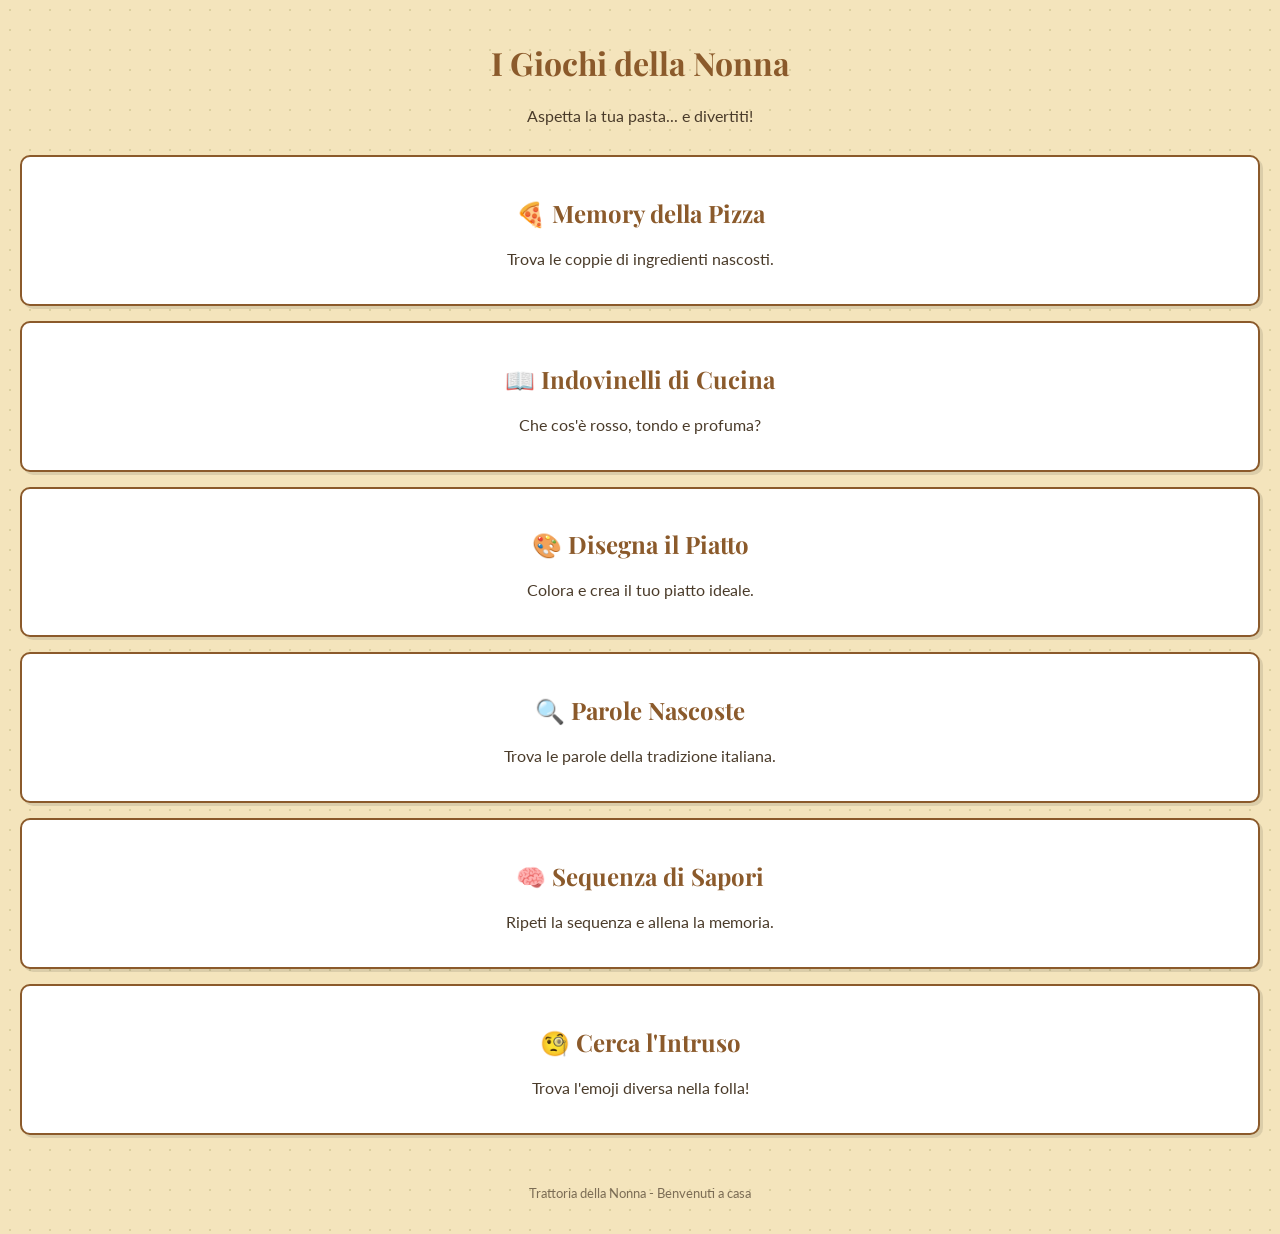
<file: index.html>
<!DOCTYPE html>
<html lang="it">
<head>
    <meta charset="UTF-8">
    <meta name="viewport" content="width=device-width, initial-scale=1.0">
    <title>I Giochi della Nonna</title>
    <link rel="stylesheet" href="style.css">
</head>
<body>

    <!-- LOADER -->
    <div id="page-loader" class="loader-overlay">
        <div class="loader-emoji">🍝</div>
        <p class="loader-text">La Nonna sta preparando...</p>
    </div>
    <script>
        window.addEventListener('load', () => {
            setTimeout(() => document.getElementById('page-loader').classList.add('hidden'), 900);
        });
    </script>

    <div style="margin-bottom: 30px;">
        <h1>I Giochi della Nonna</h1>
        <p>Aspetta la tua pasta... e divertiti!</p>
    </div>

    <div class="game-list">
        <a href="memory.html" style="text-decoration: none; color: inherit;">
            <div class="game-card">
                <h2>🍕 Memory della Pizza</h2>
                <p>Trova le coppie di ingredienti nascosti.</p>
            </div>
        </a>
        
        <a href="quiz.html" style="text-decoration: none; color: inherit;">
            <div class="game-card">
                <h2>📖 Indovinelli di Cucina</h2>
                <p>Che cos'è rosso, tondo e profuma?</p>
            </div>
        </a>
        
        <a href="draw.html" style="text-decoration: none; color: inherit;">
            <div class="game-card">
                <h2>🎨 Disegna il Piatto</h2>
                <p>Colora e crea il tuo piatto ideale.</p>
            </div>
        </a>

        <a href="parole.html" style="text-decoration: none; color: inherit;">
            <div class="game-card">
                <h2>🔍 Parole Nascoste</h2>
                <p>Trova le parole della tradizione italiana.</p>
            </div>
        </a>

        <a href="simon.html" style="text-decoration: none; color: inherit;">
            <div class="game-card">
                <h2>🧠 Sequenza di Sapori</h2>
                <p>Ripeti la sequenza e allena la memoria.</p>
            </div>
        </a>

        <a href="intruso.html" style="text-decoration: none; color: inherit;">
            <div class="game-card">
                <h2>🧐 Cerca l'Intruso</h2>
                <p>Trova l'emoji diversa nella folla!</p>
            </div>
        </a>
    </div>

    <footer style="margin-top: 50px; font-size: 0.8rem; opacity: 0.7;">
        <p>Trattoria della Nonna - Benvenuti a casa</p>
    </footer>

</body>
</html>
</file>
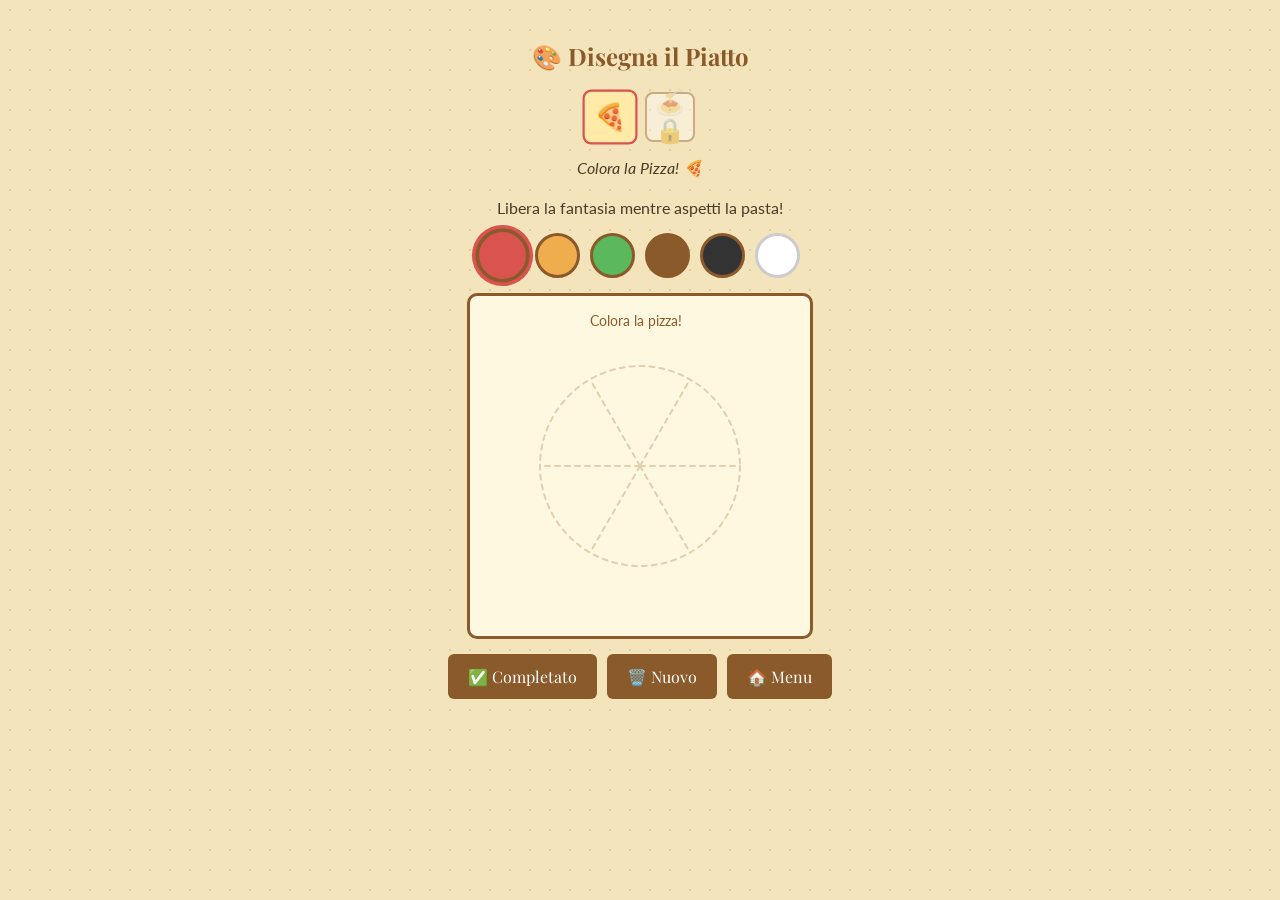
<file: draw.html>
<!DOCTYPE html>
<html lang="it">
<head>
    <meta charset="UTF-8">
    <meta name="viewport" content="width=device-width, initial-scale=1.0, maximum-scale=1.0, user-scalable=no">
    <title>Disegna il Piatto</title>
    <link rel="stylesheet" href="style.css">
    <style>
        #drawCanvas {
            border: 3px solid var(--wood-color);
            background-color: #fff8e1;
            border-radius: 10px;
            display: block;
            margin: 10px auto;
            max-width: 100%;
            touch-action: none;
            cursor: crosshair;
        }
        .draw-controls {
            display: flex;
            flex-wrap: wrap;
            justify-content: center;
            gap: 10px;
            margin: 15px 0;
        }
        .color-btn {
            width: 45px; height: 45px;
            border-radius: 50%;
            border: 3px solid var(--wood-color);
            cursor: pointer;
            transition: transform 0.2s;
        }
        .color-btn.active {
            transform: scale(1.2);
            box-shadow: 0 0 0 3px var(--accent-color);
        }
        .tool-btn {
            padding: 12px 20px;
            font-family: 'Playfair Display', serif;
            background: var(--wood-color);
            color: white;
            border: none;
            border-radius: 6px;
            cursor: pointer;
            font-size: 1rem;
        }
        .tool-btn:active { background: #6b4423; }
        
        /* Template selector styles */
        .template-selector {
            display: flex;
            justify-content: center;
            gap: 10px;
            margin: 15px 0;
            flex-wrap: wrap;
        }
        .template-btn {
            width: 50px; height: 50px;
            border: 2px solid var(--wood-color);
            border-radius: 8px;
            background: white;
            cursor: pointer;
            display: flex; align-items: center; justify-content: center;
            font-size: 1.5rem;
            transition: all 0.2s;
        }
        .template-btn.active {
            border-color: var(--accent-color);
            background: #ffeaa7;
            transform: scale(1.1);
        }
        .template-btn.locked {
            opacity: 0.4;
            cursor: not-allowed;
        }
    </style>
</head>
<body>

    <!-- LOADER -->
    <div id="page-loader" class="loader-overlay">
        <div class="loader-emoji">🎨</div>
        <p class="loader-text">La Nonna sta preparando...</p>
    </div>
    <script>
        window.addEventListener('load', () => {
            setTimeout(() => document.getElementById('page-loader').classList.add('hidden'), 900);
        });
    </script>

    <h2>🎨 Disegna il Piatto</h2>
    
    <!-- Template selector + status -->
    <div id="template-selector" class="template-selector"></div>
    <p id="status" style="font-style:italic; min-height:1.5em;"></p>
    
    <p style="margin-top:5px;">Libera la fantasia mentre aspetti la pasta!</p>

    <!-- Colori -->
    <div class="draw-controls">
        <button class="color-btn active" style="background:#d9534f" data-color="#d9534f"></button>
        <button class="color-btn" style="background:#f0ad4e" data-color="#f0ad4e"></button>
        <button class="color-btn" style="background:#5cb85c" data-color="#5cb85c"></button>
        <button class="color-btn" style="background:#8b5a2b" data-color="#8b5a2b"></button>
        <button class="color-btn" style="background:#333" data-color="#333"></button>
        <button class="color-btn" style="background:#fff; border-color:#ccc" data-color="#fff" title="Gomma"></button>
    </div>

    <!-- Canvas -->
    <canvas id="drawCanvas" width="340" height="340"></canvas>

    <!-- Pulsanti azione -->
    <div class="draw-controls">
        <button class="tool-btn" id="completeBtn">✅ Completato</button>
        <button class="tool-btn" id="clearBtn">🗑️ Nuovo</button>
        <button class="tool-btn" onclick="location.href='index.html'">🏠 Menu</button>
    </div>

    <script src="draw.js"></script>
</body>
</html>
</file>
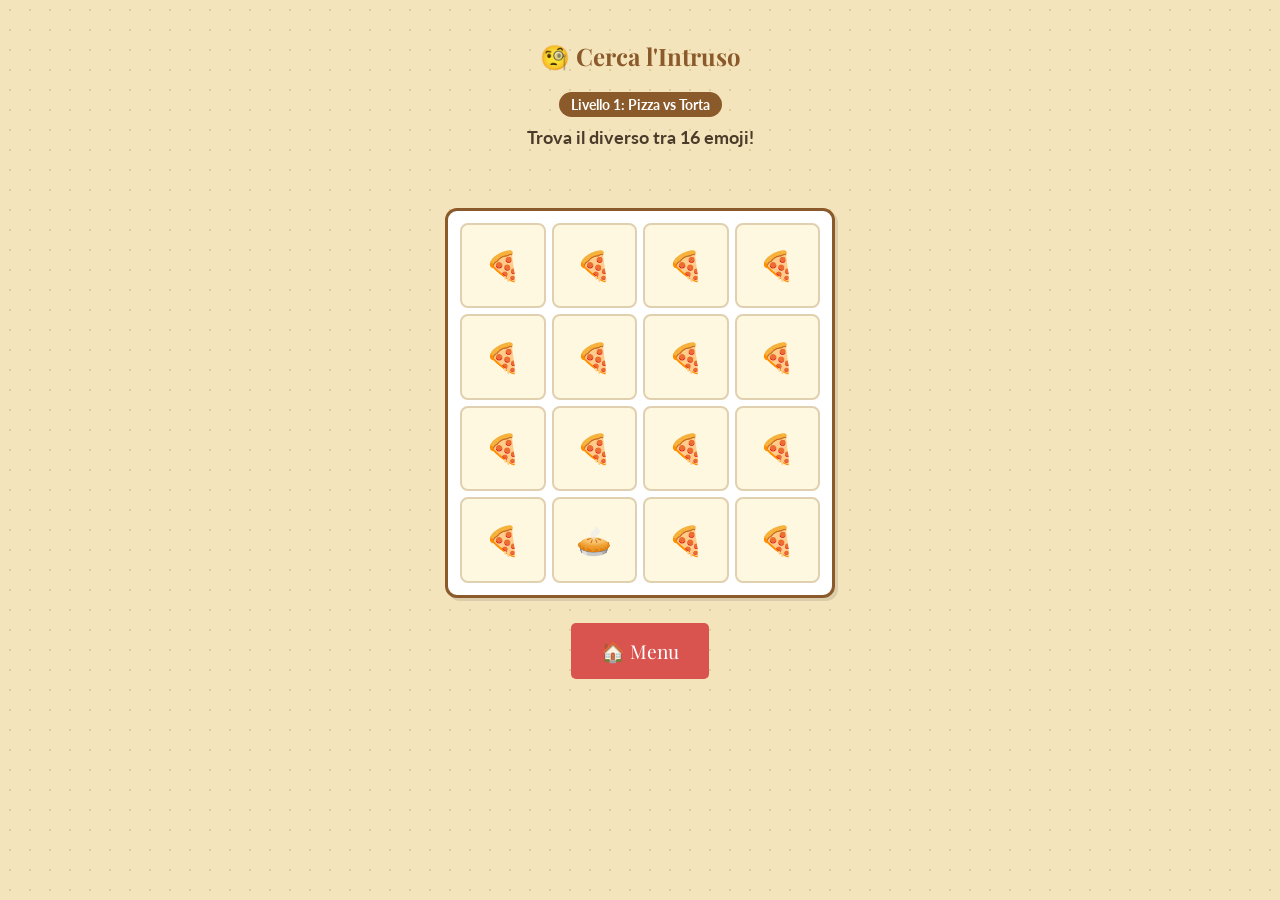
<file: intruso.html>
<!DOCTYPE html>
<html lang="it">
<head>
    <meta charset="UTF-8">
    <meta name="viewport" content="width=device-width, initial-scale=1.0">
    <title>Cerca l'Intruso</title>
    <link rel="stylesheet" href="style.css">
</head>
<body>
    <!-- LOADER -->
    <div id="page-loader" class="loader-overlay">
        <div class="loader-emoji">🧐</div>
        <p class="loader-text">La Nonna sta preparando...</p>
    </div>
    <script>
        window.addEventListener('load', () => {
            setTimeout(() => document.getElementById('page-loader').classList.add('hidden'), 900);
        });
    </script>

    <h2>🧐 Cerca l'Intruso</h2>
    
    <div class="level-ui">
        <span id="level-display" class="level-badge">Livello 1</span>
        <span id="timer-display" class="timer-display"></span>
    </div>
    
    <p id="instruction" style="font-size: 1.1rem; margin: 10px 0; font-weight: bold;">Trova l'emoji diversa!</p>
    <p id="status" style="font-style: italic; min-height: 1.5em;"></p>

    <!-- La griglia di gioco -->
    <div id="game-grid" class="intruso-grid"></div>

    <div class="action-buttons">
        <button class="btn-start" onclick="location.href='index.html'">🏠 Menu</button>
    </div>

    <script src="intruso.js"></script>
</body>
</html>
</file>
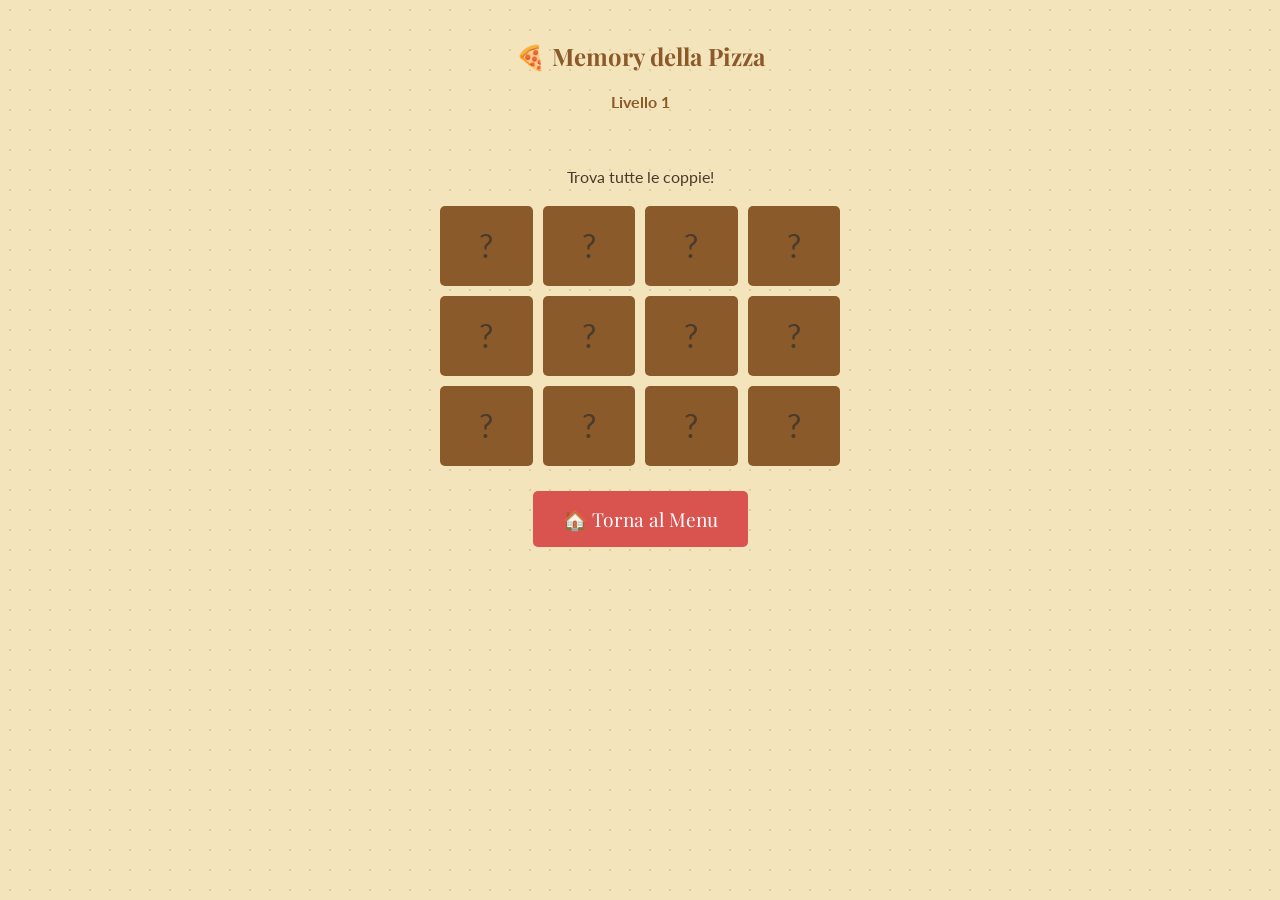
<file: memory.html>
<!DOCTYPE html>
<html lang="it">
<head>
    <meta charset="UTF-8">
    <meta name="viewport" content="width=device-width, initial-scale=1.0">
    <title>Memory della Pizza</title>
    <link rel="stylesheet" href="style.css">
</head>
<body>

    <!-- LOADER -->
    <div id="page-loader" class="loader-overlay">
        <div class="loader-emoji">🍕</div>
        <p class="loader-text">La Nonna sta preparando...</p>
    </div>
    <script>
        window.addEventListener('load', () => {
            setTimeout(() => {
                document.getElementById('page-loader').classList.add('hidden');
            }, 900);
        });
    </script>

    <h2>🍕 Memory della Pizza</h2>
    <!-- Dopo <h2>🍕 Memory della Pizza</h2> aggiungi: -->
<p id="level-display" style="font-weight:bold; color:var(--wood-color);">Livello 1</p>
<p id="status" style="font-style:italic; min-height:1.5em;"></p>

<!-- Dopo il canvas, prima dei pulsanti: -->
<button class="btn-start" id="next-btn" onclick="nextLevel()" style="display:none;">▶️ Prossimo Livello</button>
    <p>Trova tutte le coppie!</p>
    
    <div class="memory-grid" id="game-board"></div>

    <button class="btn-start" onclick="location.href='index.html'">🏠 Torna al Menu</button>

    <script src="games.js"></script>
</body>
</html>
</file>
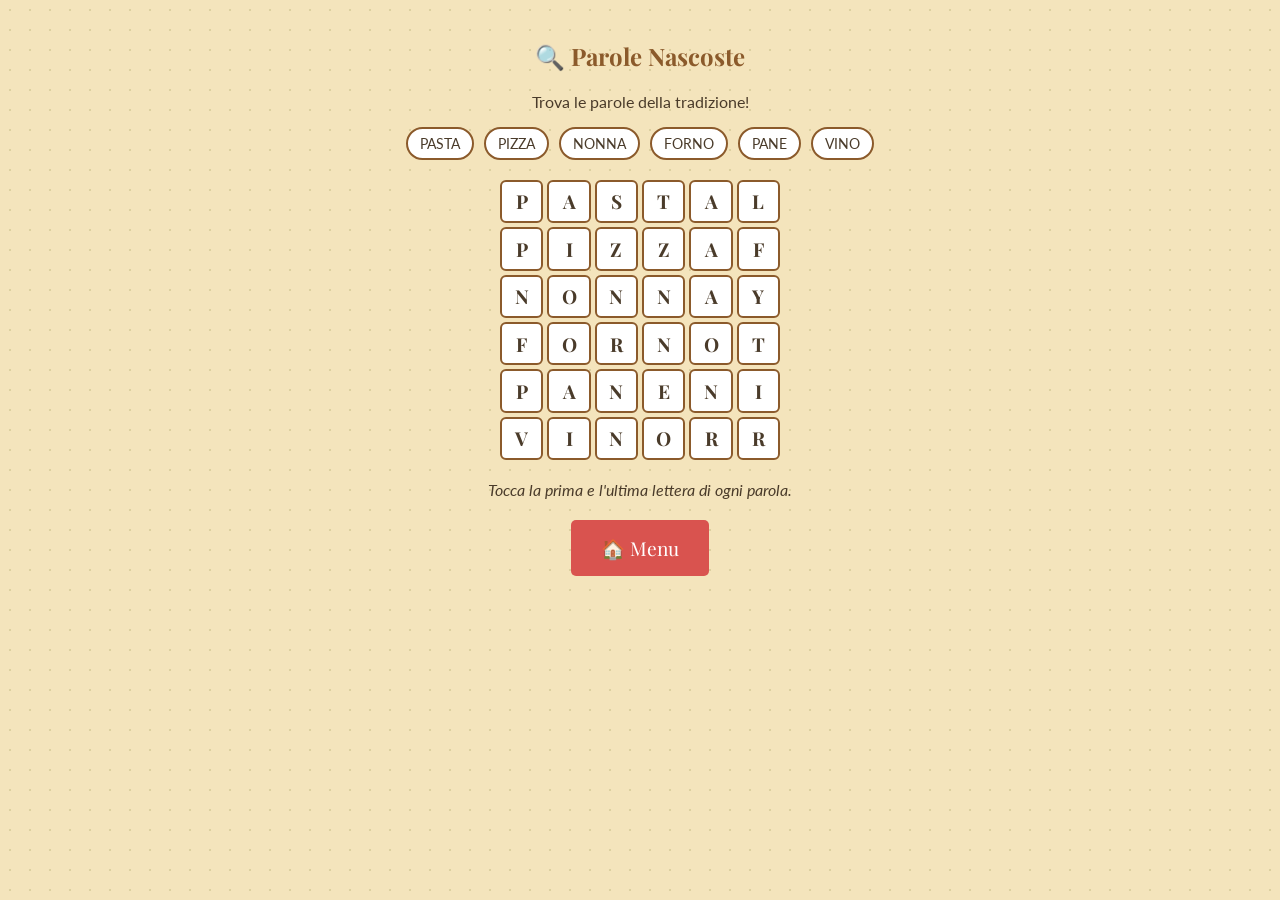
<file: parole.html>
<!DOCTYPE html>
<html lang="it">
<head>
    <meta charset="UTF-8">
    <meta name="viewport" content="width=device-width, initial-scale=1.0">
    <title>Parole Nascoste</title>
    <link rel="stylesheet" href="style.css">
</head>
<body>
    <div id="page-loader" class="loader-overlay"><div class="loader-emoji"></div><p class="loader-text">La Nonna sta preparando...</p></div>
    <script>window.addEventListener('load', () => setTimeout(() => document.getElementById('page-loader').classList.add('hidden'), 900));</script>

    <h2>🔍 Parole Nascoste</h2>
    <p>Trova le parole della tradizione!</p>
    
    <div class="word-list" id="wordList"></div>
    <div class="word-grid" id="grid"></div>
    <p id="status" style="font-style: italic; margin-top: 15px;">Tocca la prima e l'ultima lettera di ogni parola.</p>

    <button class="btn-start" onclick="location.href='index.html'">🏠 Menu</button>
    <script src="parole.js"></script>
</body>
</html>
</file>
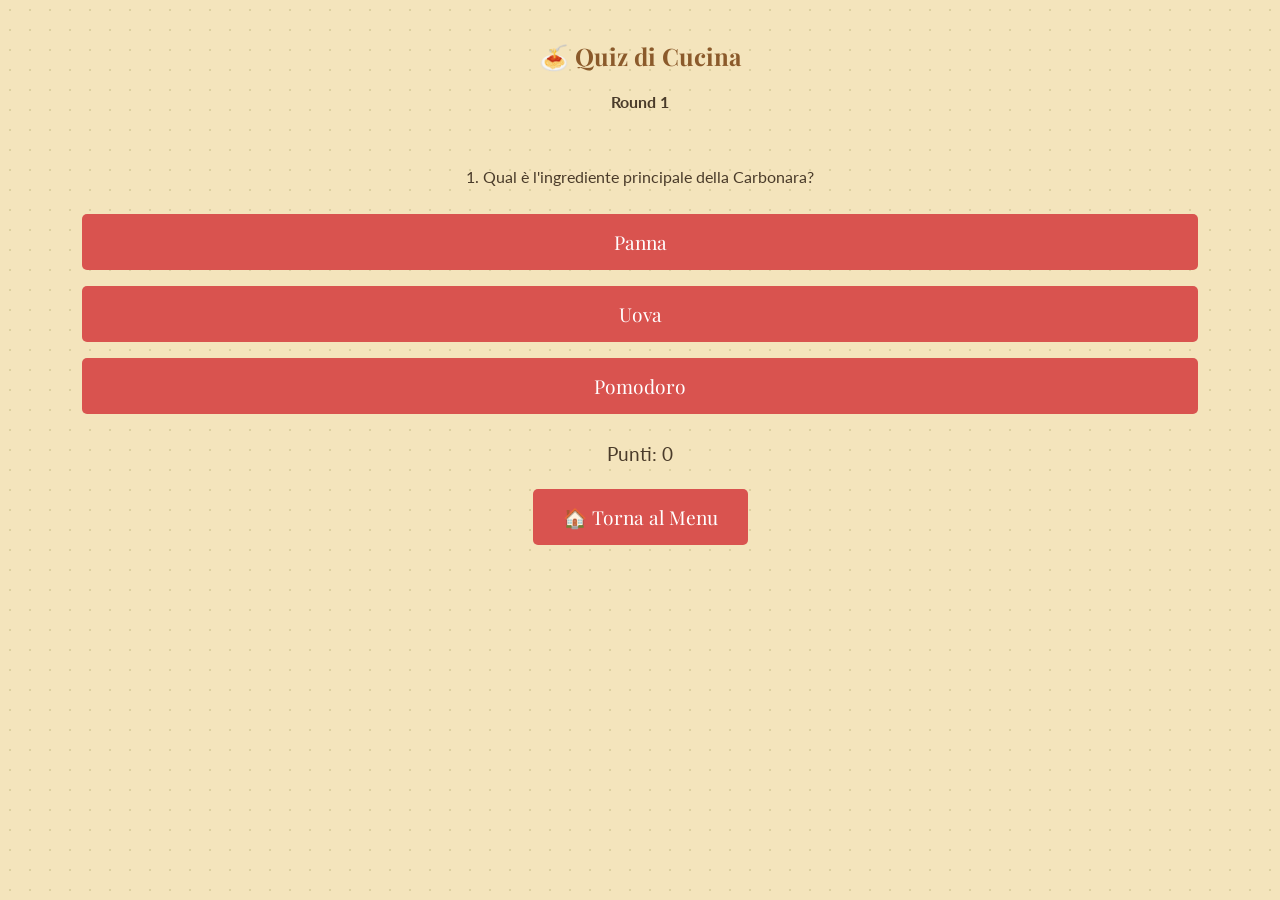
<file: quiz.html>
<!DOCTYPE html>
<html lang="it">
<head>
    <meta charset="UTF-8">
    <meta name="viewport" content="width=device-width, initial-scale=1.0">
    <title>Quiz di Cucina</title>
    <link rel="stylesheet" href="style.css">
</head>
<body>

    <!-- LOADER -->
    <div id="page-loader" class="loader-overlay">
        <div class="loader-emoji">🍝</div>
        <p class="loader-text">La Nonna sta preparando...</p>
    </div>
    <script>
        window.addEventListener('load', () => {
            setTimeout(() => {
                document.getElementById('page-loader').classList.add('hidden');
            }, 900);
        });
    </script>

    <h2>🍝 Quiz di Cucina</h2>
    <!-- Dopo <h2>: -->
<p id="round-display" style="font-weight:bold;">Round 1</p>
<p id="status" style="font-style:italic; min-height:1.5em;"></p>
    <p id="question">Caricamento domanda...</p>
    
    <div id="answers" style="margin: 20px 0;"></div>

    <p id="score" style="font-size: 1.2rem; margin-top: 20px;"></p>

    <button class="btn-start" onclick="location.href='index.html'">🏠 Torna al Menu</button>

    <script src="quiz.js"></script>
</body>
</html>
</file>
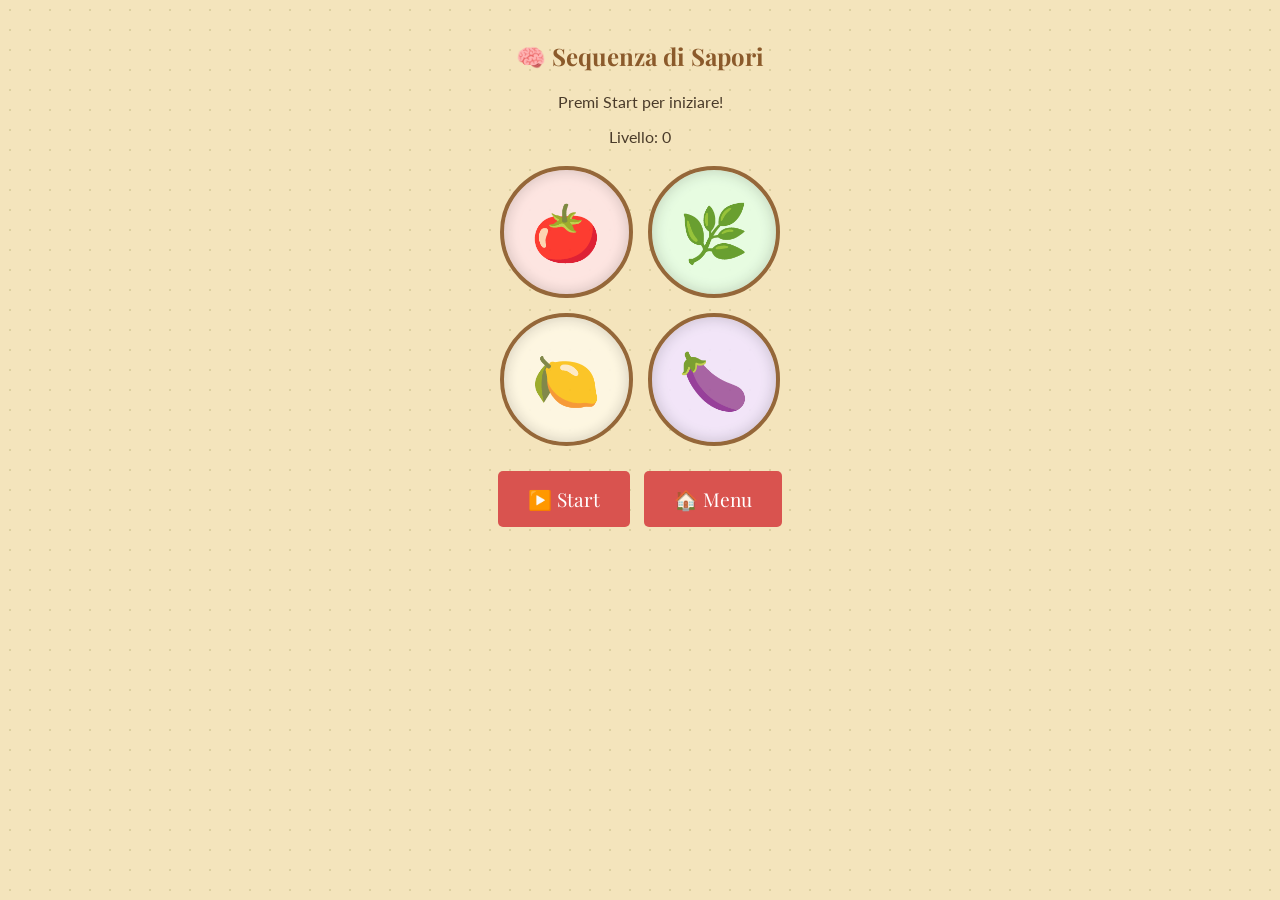
<file: simon.html>
<!DOCTYPE html>
<html lang="it">
<head>
    <meta charset="UTF-8">
    <meta name="viewport" content="width=device-width, initial-scale=1.0">
    <title>Sequenza di Sapori</title>
    <link rel="stylesheet" href="style.css">
</head>
<body>
    <!-- LOADER -->
    <div id="page-loader" class="loader-overlay">
        <div class="loader-emoji">🧠</div>
        <p class="loader-text">La Nonna sta preparando...</p>
    </div>
    <script>
        window.addEventListener('load', () => {
            setTimeout(() => document.getElementById('page-loader').classList.add('hidden'), 900);
        });
    </script>

    <h2>🧠 Sequenza di Sapori</h2>
    <p id="simon-status">Premi Start per iniziare!</p>
    <p id="simon-score">Livello: 0</p>
    
    <!-- PULSANTI CON INGREDIENTI -->
    <div class="simon-board">
        <div class="simon-btn" data-color="red">🍅</div>
        <div class="simon-btn" data-color="green">🌿</div>
        <div class="simon-btn" data-color="yellow">🍋</div>
        <div class="simon-btn" data-color="purple">🍆</div>
    </div>

    <button class="btn-start" id="startBtn">▶️ Start</button>
    <button class="btn-start" onclick="location.href='index.html'">🏠 Menu</button>
    <script src="simon.js"></script>
</body>
</html>
</file>
<file: style.css>
/* style.css - I Giochi della Nonna */
@import url('https://fonts.googleapis.com/css2?family=Playfair+Display:ital,wght@0,400;0,700;1,400&family=Lato:wght@400;700&display=swap');

:root {
    --bg-color: #f4e4bc;
    --text-color: #4a3b2a;
    --accent-color: #d9534f;
    --wood-color: #8b5a2b;
}

body {
    background-color: var(--bg-color);
    color: var(--text-color);
    font-family: 'Lato', sans-serif;
    text-align: center;
    margin: 0;
    padding: 20px;
    background-image: radial-gradient(#dcd0a0 1px, transparent 1px);
    background-size: 20px 20px;
}

h1, h2 {
    font-family: 'Playfair Display', serif;
    color: var(--wood-color);
}

.game-card {
    background: white;
    border: 2px solid var(--wood-color);
    border-radius: 10px;
    padding: 20px;
    margin: 15px 0;
    box-shadow: 3px 3px 0px rgba(0,0,0,0.1);
    cursor: pointer;
    transition: transform 0.2s;
}

.game-card:active {
    transform: scale(0.98);
    box-shadow: 1px 1px 0px rgba(0,0,0,0.1);
}

.btn-start {
    background-color: var(--accent-color);
    color: white;
    border: none;
    padding: 15px 30px;
    font-size: 1.2rem;
    border-radius: 5px;
    cursor: pointer;
    font-family: 'Playfair Display', serif;
    margin: 5px;
}

.memory-grid {
    display: grid;
    grid-template-columns: repeat(4, 1fr);
    gap: 10px;
    max-width: 400px;
    margin: 20px auto;
}

.card-memory {
    background-color: var(--wood-color);
    height: 80px;
    border-radius: 5px;
    cursor: pointer;
    display: flex;
    align-items: center;
    justify-content: center;
    font-size: 2rem;
    user-select: none;
}

.card-memory.flipped {
    background-color: white;
    border: 2px solid var(--wood-color);
}

.loader-overlay {
    position: fixed;
    top: 0;
    left: 0;
    width: 100%;
    height: 100%;
    background-color: var(--bg-color);
    display: flex;
    flex-direction: column;
    justify-content: center;
    align-items: center;
    z-index: 9999;
    transition: opacity 0.6s ease, visibility 0.6s ease;
}

.loader-overlay.hidden {
    opacity: 0;
    visibility: hidden;
    pointer-events: none;
}

.loader-emoji {
    font-size: 4rem;
    animation: loader-spin 2s linear infinite;
}

.loader-text {
    font-family: 'Playfair Display', serif;
    color: var(--wood-color);
    margin-top: 20px;
    font-size: 1.2rem;
    font-style: italic;
    animation: loader-pulse 1.5s ease-in-out infinite;
}

@keyframes loader-spin {
    0% { transform: rotate(0deg); }
    100% { transform: rotate(360deg); }
}

@keyframes loader-pulse {
    0%, 100% { opacity: 0.4; transform: scale(1); }
    50% { opacity: 1; transform: scale(1.05); }
}

.d-pad {
    display: flex;
    flex-direction: column;
    align-items: center;
    margin: 20px auto;
    gap: 8px;
    user-select: none;
    -webkit-user-select: none;
}

.d-row {
    display: flex;
    gap: 8px;
}

.d-btn {
    width: 65px;
    height: 65px;
    font-size: 1.8rem;
    background: var(--wood-color);
    color: var(--bg-color);
    border: 3px solid #6b4423;
    border-radius: 14px;
    cursor: pointer;
    touch-action: manipulation;
    -webkit-tap-highlight-color: transparent;
    box-shadow: 0 5px 0 #5a3a1a;
    transition: transform 0.1s, box-shadow 0.1s, background 0.1s;
    display: flex;
    align-items: center;
    justify-content: center;
    line-height: 1;
}

.d-btn:active,
.d-btn.active {
    transform: translateY(4px);
    box-shadow: 0 0 0 #5a3a1a;
    background: #a06b3a;
}

@media (max-width: 400px) {
    .d-btn {
        width: 60px;
        height: 60px;
        font-size: 1.6rem;
    }
}

.word-grid {
    display: grid;
    grid-template-columns: repeat(6, 1fr);
    gap: 4px;
    max-width: 280px;
    margin: 20px auto;
}
.word-cell {
    aspect-ratio: 1;
    background: white;
    border: 2px solid var(--wood-color);
    border-radius: 6px;
    display: flex;
    align-items: center;
    justify-content: center;
    font-family: 'Playfair Display', serif;
    font-size: 1.2rem;
    font-weight: bold;
    color: var(--text-color);
    cursor: pointer;
    user-select: none;
    transition: all 0.2s;
}
.word-cell.selected { background: #ffeaa7; transform: scale(0.95); }
.word-cell.found { background: #55efc4; border-color: #00b894; color: #006655; }
.word-list {
    display: flex;
    flex-wrap: wrap;
    justify-content: center;
    gap: 10px;
    margin: 15px 0;
}
.word-item {
    padding: 6px 12px;
    background: white;
    border: 2px solid var(--wood-color);
    border-radius: 20px;
    font-size: 0.9rem;
    transition: all 0.3s;
}
.word-item.found { text-decoration: line-through; opacity: 0.5; background: #55efc4; }

/* ========================================
   SEQUENZA DI SAPORI (SIMON) - INGREDIENTI
   ======================================== */
.simon-board {
    display: grid;
    grid-template-columns: 1fr 1fr;
    gap: 15px;
    max-width: 280px;
    margin: 20px auto;
}

.simon-btn {
    aspect-ratio: 1;
    border-radius: 50%;
    border: 4px solid var(--wood-color);
    cursor: pointer;
    transition: all 0.15s;
    opacity: 0.9;
    box-shadow: inset 0 0 15px rgba(0,0,0,0.2);
    
    /* Stile per le emoji ingredienti */
    font-size: 3.5rem;
    display: flex;
    align-items: center;
    justify-content: center;
    user-select: none;
    background-color: white;
    line-height: 1;
}

/* Colori di sfondo leggeri per i pulsanti */
.simon-btn[data-color="red"] { background: #ffe6e6; }
.simon-btn[data-color="green"] { background: #e6ffe6; }
.simon-btn[data-color="yellow"] { background: #fff9e6; }
.simon-btn[data-color="purple"] { background: #f2e6ff; }

/* Effetto quando si illuminano */
.simon-btn:active, .simon-btn.active { 
    opacity: 1; 
    transform: scale(0.95); 
    box-shadow: inset 0 0 5px rgba(0,0,0,0.5);
    filter: brightness(0.9);
}

/* Colori pieni quando attivi per feedback visivo */
.simon-btn.active[data-color="red"] { background: #d9534f; }
.simon-btn.active[data-color="green"] { background: #5cb85c; }
.simon-btn.active[data-color="yellow"] { background: #f0ad4e; }
.simon-btn.active[data-color="purple"] { background: #9b59b6; }

.level-ui {
    display: flex;
    justify-content: center;
    align-items: center;
    gap: 15px;
    margin: 10px 0;
    flex-wrap: wrap;
}
.level-badge {
    background: var(--wood-color);
    color: white;
    padding: 4px 12px;
    border-radius: 20px;
    font-size: 0.9rem;
    font-weight: bold;
}
.timer-display {
    font-weight: bold;
    color: var(--accent-color);
    display: none;
}

.action-buttons {
    display: flex;
    justify-content: center;
    gap: 10px;
    margin-top: 20px;
    flex-wrap: wrap;
}

.template-selector {
    display: flex;
    justify-content: center;
    gap: 10px;
    margin: 15px 0;
    flex-wrap: wrap;
}
.template-btn {
    width: 50px;
    height: 50px;
    border: 2px solid var(--wood-color);
    border-radius: 8px;
    background: white;
    cursor: pointer;
    display: flex;
    align-items: center;
    justify-content: center;
    font-size: 1.5rem;
    transition: all 0.2s;
}
.template-btn.active {
    border-color: var(--accent-color);
    background: #ffeaa7;
    transform: scale(1.1);
}
.template-btn.locked {
    opacity: 0.4;
    cursor: not-allowed;
}

.completion-modal {
    position: fixed;
    top: 0; left: 0; right: 0; bottom: 0;
    background: rgba(0,0,0,0.8);
    display: flex;
    align-items: center;
    justify-content: center;
    z-index: 10000;
    opacity: 0;
    visibility: hidden;
    transition: all 0.3s;
}
.completion-modal.show {
    opacity: 1;
    visibility: visible;
}
.completion-content {
    background: var(--bg-color);
    padding: 30px;
    border-radius: 15px;
    border: 3px solid var(--wood-color);
    text-align: center;
    max-width: 90%;
}
.completion-content h3 {
    font-family: 'Playfair Display', serif;
    color: var(--wood-color);
    margin-bottom: 15px;
}
.completion-content .trophy {
    font-size: 3rem;
    margin-bottom: 10px;
}

.relax-toggle {
    margin: 10px 0;
    font-size: 0.9rem;
    display: flex;
    align-items: center;
    justify-content: center;
    gap: 8px;
}
.relax-toggle input {
    width: 18px;
    height: 18px;
}

.intruso-grid {
    display: grid;
    gap: 6px;
    max-width: 360px;
    margin: 20px auto;
    background: white;
    padding: 12px;
    border-radius: 12px;
    border: 3px solid var(--wood-color);
    box-shadow: 3px 3px 0 rgba(0,0,0,0.1);
}

.intruso-cell {
    aspect-ratio: 1;
    background: #fff8e1;
    border-radius: 8px;
    display: flex;
    align-items: center;
    justify-content: center;
    font-size: 1.8rem;
    cursor: pointer;
    user-select: none;
    transition: transform 0.1s, background 0.2s;
    border: 2px solid #e0d0b0;
}

.intruso-cell:active {
    transform: scale(0.92);
    background: #ffeaa7;
}

.intruso-cell.found {
    animation: pop 0.3s ease;
    border-color: var(--accent-color);
    background: #55efc4;
}

@keyframes pop {
    0% { transform: scale(1); }
    50% { transform: scale(1.2); }
    100% { transform: scale(1); }
}

@media (max-width: 400px) {
    .intruso-cell { font-size: 1.4rem; }
    .intruso-grid { padding: 8px; gap: 4px; }
}
</file>
